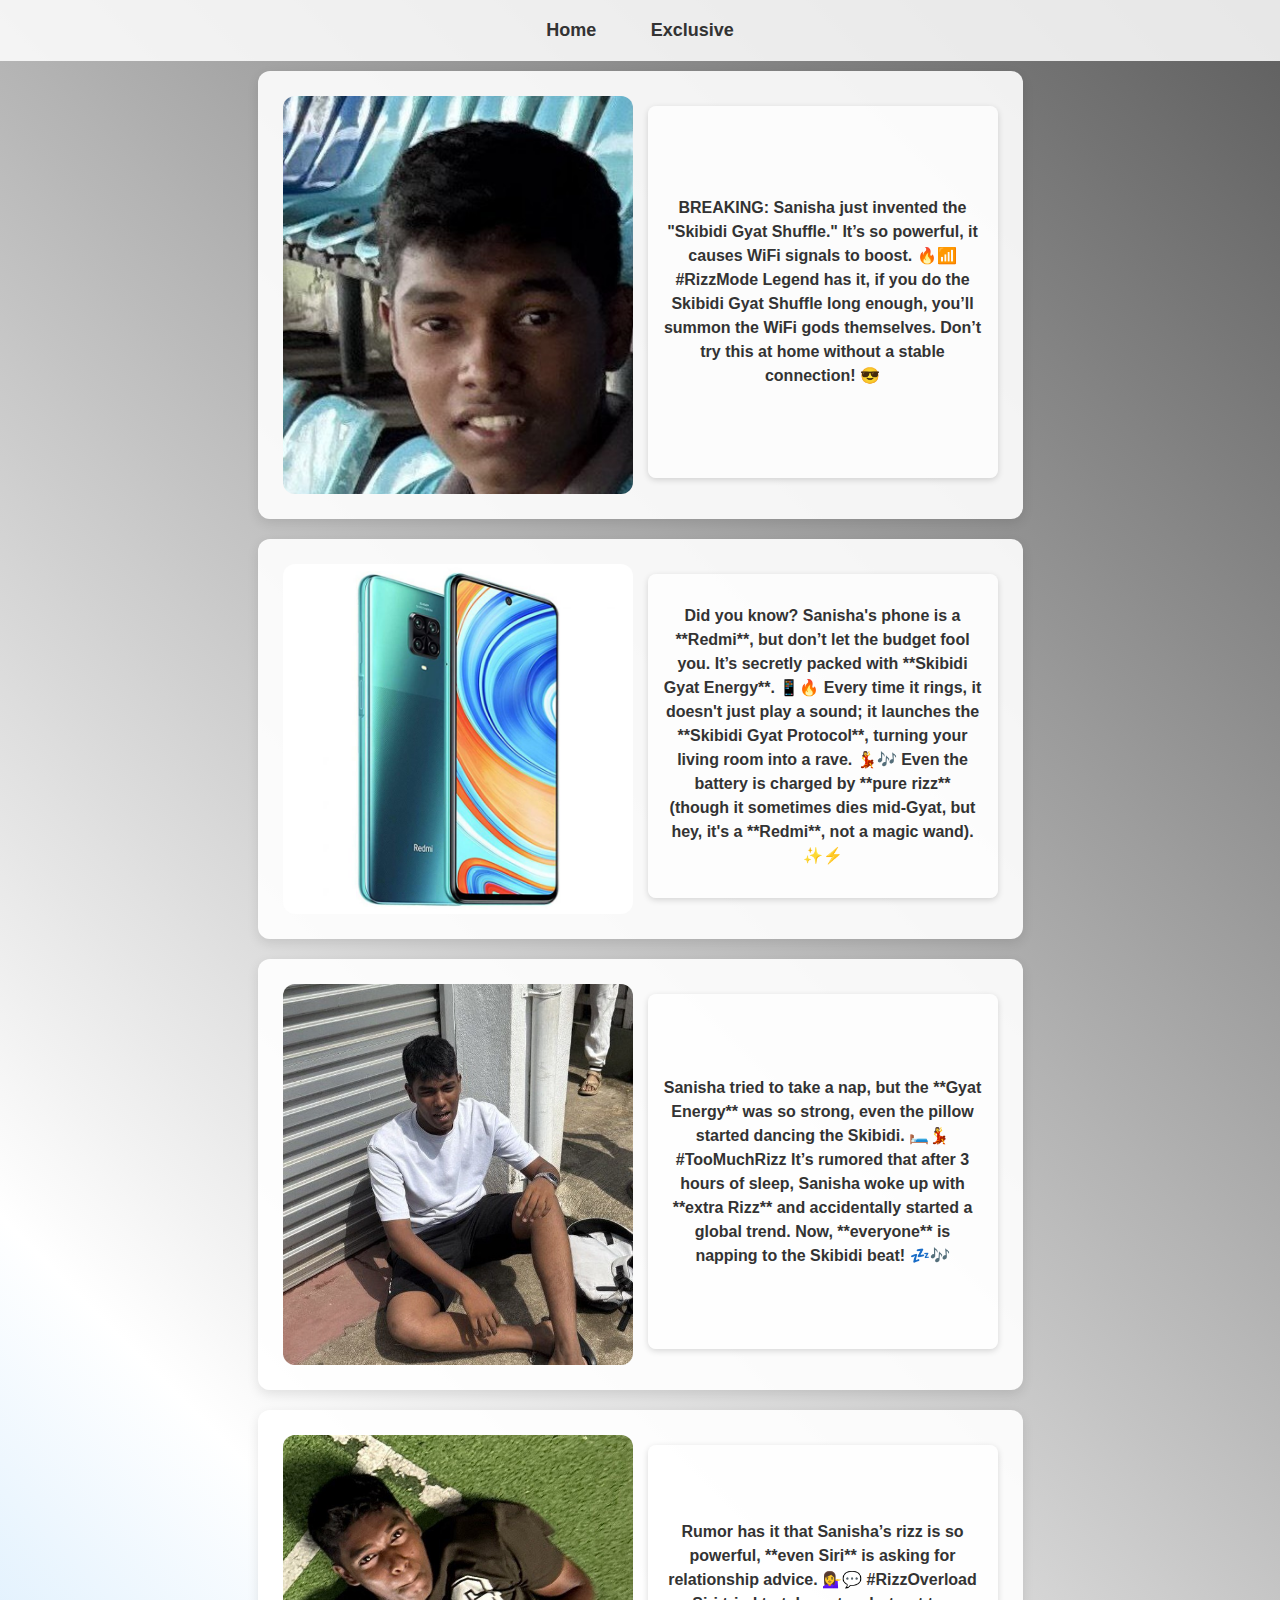
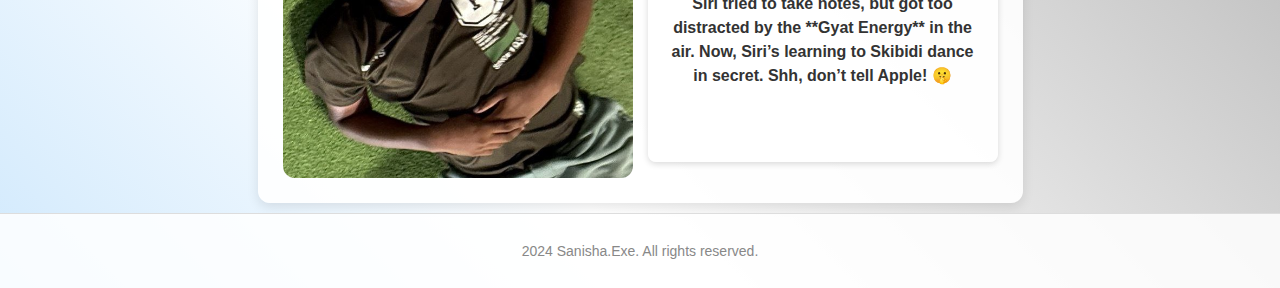
<file: index.html>
<!DOCTYPE html>
<html>
    <head>
        <title>Sanisha.Exe</title>
        <meta charset="UTF-8">
        <meta name="viewport" content="initial-scale=1.0,width=device-width">
        <link rel="stylesheet" href="assets/stylesheet.css">
        <script src="assets/script.js"></script>
    </head>
    <body>
        <div class="navigation">
            <a href="index.html">Home</a>
            <a href="assets/exclusive.html">Exclusive</a>
        </div>
        <div class="maincontent">
            <div class="containers" id="container1">
                <img src="assets/images/ahpic.jpg" alt="Image1">
                <p>BREAKING: Sanisha just invented the "Skibidi Gyat Shuffle." It’s so powerful, it causes WiFi signals to boost. 🔥📶 #RizzMode  
                    Legend has it, if you do the Skibidi Gyat Shuffle long enough, you’ll summon the WiFi gods themselves. Don’t try this at home without a stable connection! 😎</p>
            </div>
            <div class="containers" id="container2">
                <img src="assets/images/Phonejpg.jpg" alt="Image2">
                <p>Did you know? Sanisha's phone is a **Redmi**, but don’t let the budget fool you. It’s secretly packed with **Skibidi Gyat Energy**. 📱🔥  
                    Every time it rings, it doesn't just play a sound; it launches the **Skibidi Gyat Protocol**, turning your living room into a rave. 💃🎶  
                    Even the battery is charged by **pure rizz** (though it sometimes dies mid-Gyat, but hey, it's a **Redmi**, not a magic wand). ✨⚡</p>
            </div>
            
            <div class="containers" id="container3">
                <img src="assets/images/homeless.jpg" alt="Image1">
                <p>Sanisha tried to take a nap, but the **Gyat Energy** was so strong, even the pillow started dancing the Skibidi. 🛏️💃 #TooMuchRizz  
                    It’s rumored that after 3 hours of sleep, Sanisha woke up with **extra Rizz** and accidentally started a global trend. Now, **everyone** is napping to the Skibidi beat! 💤🎶</p>
            </div>
            <div class="containers" id="container4">
                <img src="assets/images/rugbyboi.jpg" alt="Image1">
                <p>Rumor has it that Sanisha’s rizz is so powerful, **even Siri** is asking for relationship advice. 💁‍♀️💬 #RizzOverload  
                    Siri tried to take notes, but got too distracted by the **Gyat Energy** in the air. Now, Siri’s learning to Skibidi dance in secret. Shh, don’t tell Apple! 🤫</p>
            </div>
        </div>
        
        
        
        <div class="footer">
            <p>2024 Sanisha.Exe. All rights reserved.</p>
        </div>
    </body>
</html>
</file>
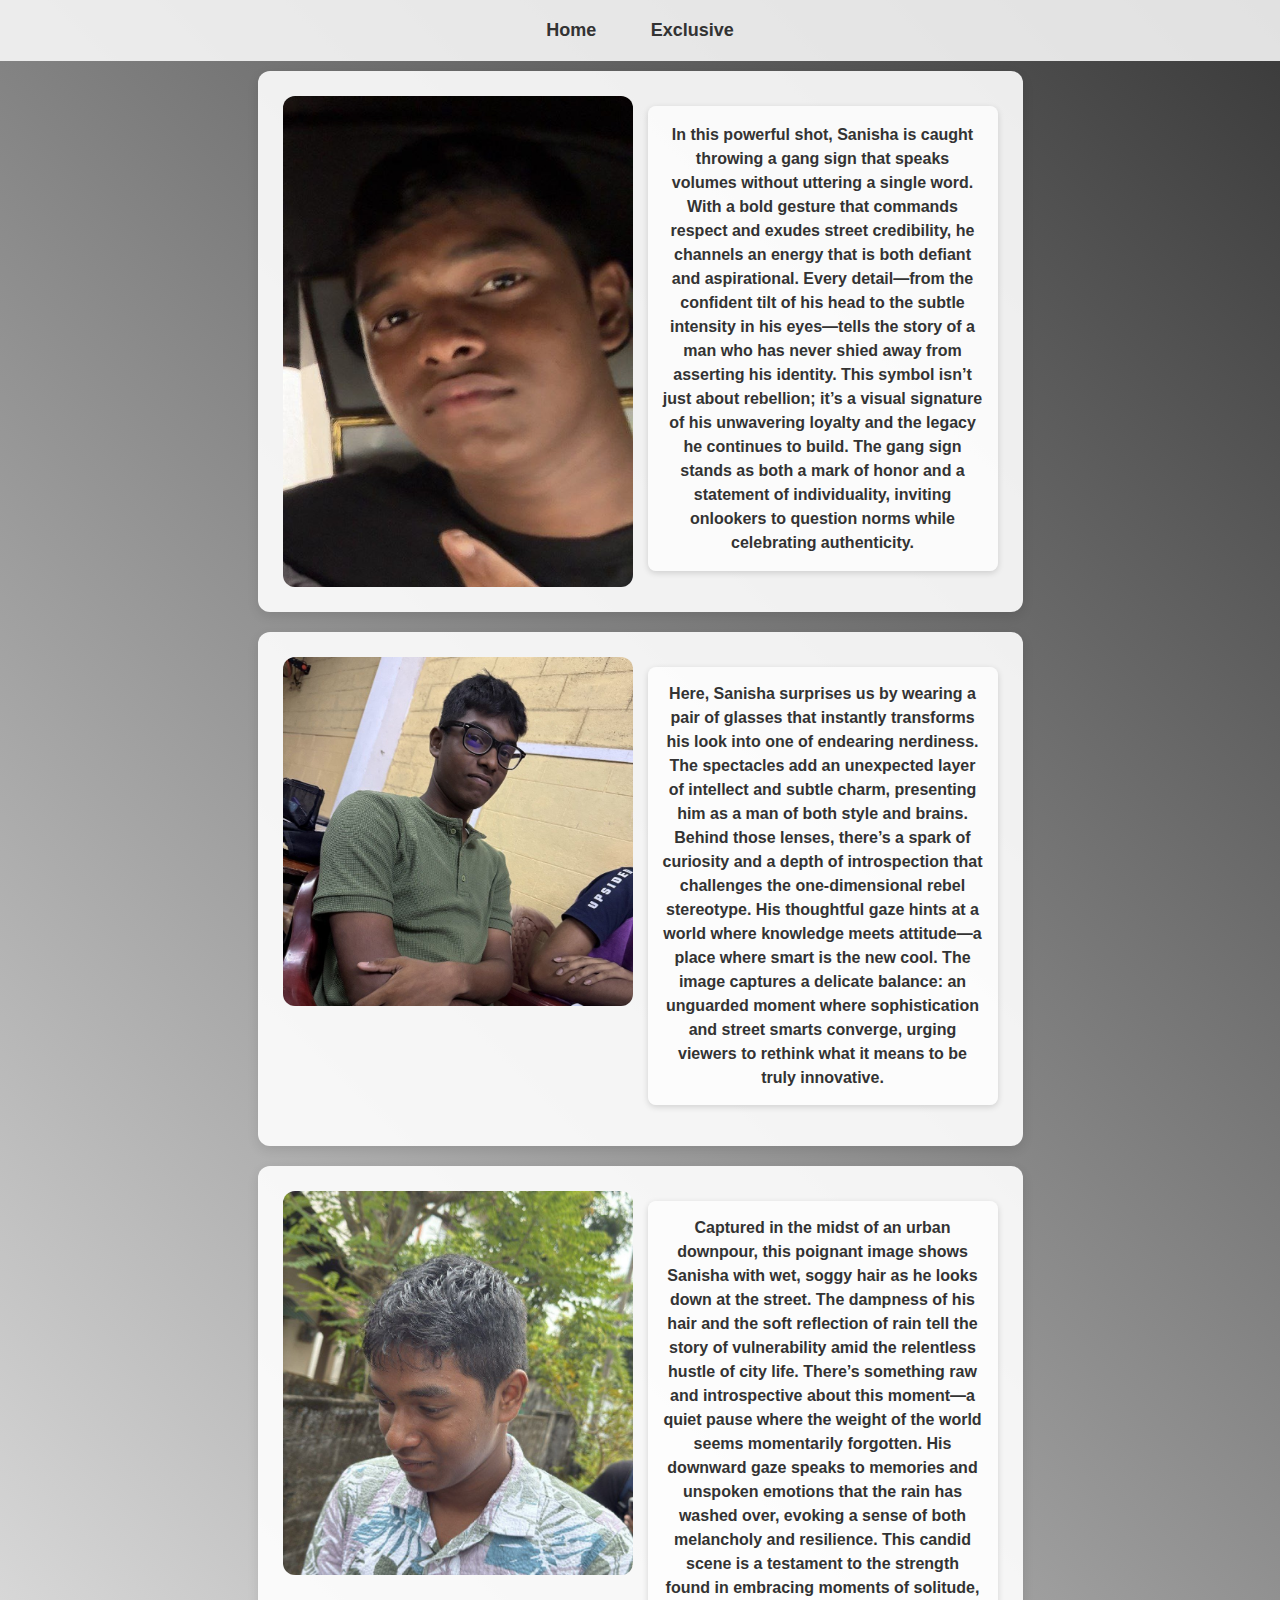
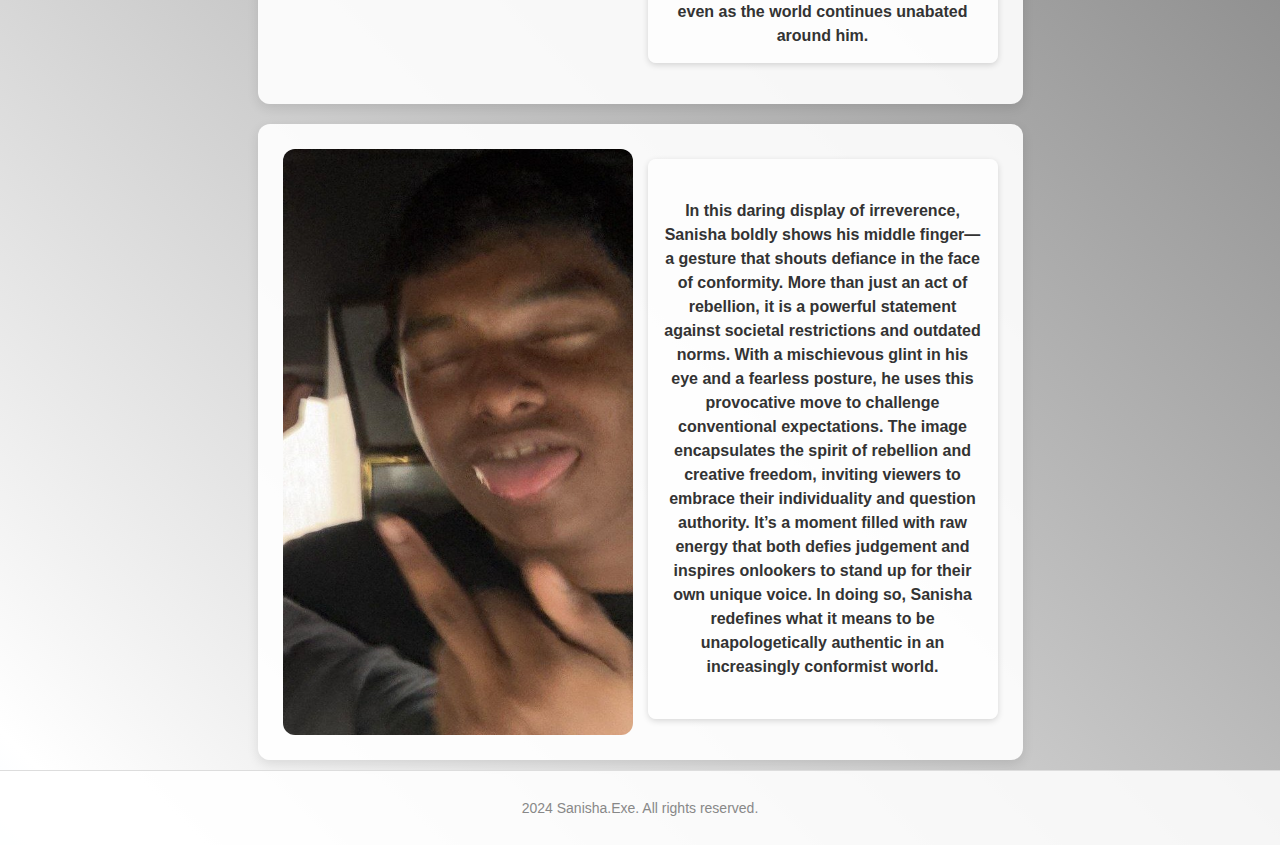
<file: assets/exclusive.html>
<!DOCTYPE html>
<html>
    <head>
        <title>Sanisha.Exe</title>
        <meta charset="UTF-8">
        <meta name="viewport" content="initial-scale=1.0, width=device-width">
        <link rel="stylesheet" href="stylesheet.css">
        <script src="script.js"></script>
    </head>
    <body>
        <div class="navigation">
            <a href="../index.html">Home</a>
            <a href="exclusive.html">Exclusive</a>
        </div>
        <div class="maincontent">
            <div class="containers" id="container1">
                <img src="images/gangsign.jpg" alt="Image1">
                <p>
                    In this powerful shot, Sanisha is caught throwing a gang sign that speaks volumes without uttering a single word. With a bold gesture that commands respect and exudes street credibility, he channels an energy that is both defiant and aspirational. Every detail—from the confident tilt of his head to the subtle intensity in his eyes—tells the story of a man who has never shied away from asserting his identity. This symbol isn’t just about rebellion; it’s a visual signature of his unwavering loyalty and the legacy he continues to build. The gang sign stands as both a mark of honor and a statement of individuality, inviting onlookers to question norms while celebrating authenticity.
                </p>
            </div>
            
            <div class="containers" id="container2">
                <img src="images/glassespic.jpg" alt="Image2">
                <p>
                    Here, Sanisha surprises us by wearing a pair of glasses that instantly transforms his look into one of endearing nerdiness. The spectacles add an unexpected layer of intellect and subtle charm, presenting him as a man of both style and brains. Behind those lenses, there’s a spark of curiosity and a depth of introspection that challenges the one-dimensional rebel stereotype. His thoughtful gaze hints at a world where knowledge meets attitude—a place where smart is the new cool. The image captures a delicate balance: an unguarded moment where sophistication and street smarts converge, urging viewers to rethink what it means to be truly innovative.
                </p>
            </div>
            
            <div class="containers" id="container3">
                <img src="images/lookingdown.jpg" alt="Image3">
                <p>
                    Captured in the midst of an urban downpour, this poignant image shows Sanisha with wet, soggy hair as he looks down at the street. The dampness of his hair and the soft reflection of rain tell the story of vulnerability amid the relentless hustle of city life. There’s something raw and introspective about this moment—a quiet pause where the weight of the world seems momentarily forgotten. His downward gaze speaks to memories and unspoken emotions that the rain has washed over, evoking a sense of both melancholy and resilience. This candid scene is a testament to the strength found in embracing moments of solitude, even as the world continues unabated around him.
                </p>
            </div>
            
            <div class="containers" id="container4">
                <img src="images/midfinger.jpg" alt="Image4">
                <p>
                    In this daring display of irreverence, Sanisha boldly shows his middle finger—a gesture that shouts defiance in the face of conformity. More than just an act of rebellion, it is a powerful statement against societal restrictions and outdated norms. With a mischievous glint in his eye and a fearless posture, he uses this provocative move to challenge conventional expectations. The image encapsulates the spirit of rebellion and creative freedom, inviting viewers to embrace their individuality and question authority. It’s a moment filled with raw energy that both defies judgement and inspires onlookers to stand up for their own unique voice. In doing so, Sanisha redefines what it means to be unapologetically authentic in an increasingly conformist world.
                </p>
            </div>
        </div>
        
        <div class="footer">
            <p>2024 Sanisha.Exe. All rights reserved.</p>
        </div>
    </body>
</html>
</file>
<file: assets/stylesheet.css>
/* Universal Styles */
* {
    box-sizing: border-box;
    font-family: "Helvetica Neue", sans-serif;
}

body {
    scroll-behavior: smooth;
    scrollbar-width: none;
    overflow-y: scroll;
    overflow-x: hidden;
    -ms-overflow-style: none; /* Hides the scrollbar */
    /* Updated Rotating Gradient */
    background: linear-gradient(45deg, #F44336, #2196F3, #FFFFFF, #333333, #EEEEEE);
    background-size: 400% 400%;
    animation: gradientRotation 15s ease infinite;
    
    margin: 0;
    padding: 0;
    width: 100%;
}
::-webkit-scrollbar {
    width: 0px;
    background: transparent; /* Optional: ensures the track is hidden as well */
  }
/* Gradient Animation */
@keyframes gradientRotation {
    0% { background-position: 0% 50%; }
    50% { background-position: 100% 50%; }
    100% { background-position: 0% 50%; }
}

/* Navigation Styling */
.navigation {
    background-color: rgba(255, 255, 255, 0.85);
    width: 100% !important;
    padding: 20px 0;
    text-align: center;
    margin-bottom: 10px;
}

/* Navigation links */
.navigation a {
    text-decoration: none;
    color: #333;
    font-weight: bold;
    margin: 0 15px;
    font-size: 18px;
    border-radius: 12px;
    padding: 10px;
    transition: color 0.3s ease;
}

.navigation a:hover {
    color: #2196F3;
}

.navigation a:active {
    background-color: #9a9a9a;
}

/* Main Content */
.maincontent {
    display: flex;
    flex-direction: column;
    gap: 20px;
    margin: 0 auto;
}

/* Containers */
.containers {
    display: grid;
    grid-template-columns: 350px 350px;
    justify-content: center;
    justify-items: center;
    margin: 0 auto;
    border: none;
    border-radius: 12px;
    gap: 15px;
    padding: 25px;
    background-color: rgba(255, 255, 255, 0.9);
    box-shadow: 0 4px 12px rgba(0, 0, 0, 0.1);
}

.containers img {
    width: 350px;
    border: none;
    border-radius: 12px;
    height: auto;
}

.containers p {
    cursor: pointer;
    text-align: center;
    display: flex;
    align-items: center;
    justify-content: center;  /* Proper centering for flex content */
    font-size: 16px;
    line-height: 1.5;
    color: #333;
    font-weight: bold;
    background: rgba(255, 255, 255, 0.7);
    padding: 15px;
    border-radius: 8px;
    box-shadow: 0 2px 6px rgba(0, 0, 0, 0.15);
    margin-top: 10px;
    transition: background-color 0.3s ease, color 0.3s ease;
}

.containers p:hover {
    background-color: #5faff0;
    color: #fff;
}

.footer {
    background-color: rgba(255, 255, 255, 0.85);
    text-align: center;
    padding: 15px;
    margin-top: 10px;
    position: relative;
    bottom: 0;
    width: 100%;
    border-top: 1px solid #ddd;
    color: #888;
}

.footer p {
    font-size: 14px;
}

/* Media Queries */

/* For screens up to 768px (mobile and tablets) */
@media (max-width: 768px) {
    .maincontent {
        width: 100%;
        max-width: 340px;
        padding: 10px;
        margin: 0 auto;
    }
    .containers {
        grid-template-columns: 1fr;
        width: 100%;
        max-width: 340px;
        margin: 0 auto;
        padding: 25px;
        gap: 15px;
    }
    .containers img {
        width: 100%;
        max-width: 340px;
        height: auto;
    }
}

/* For the smallest screens (max-width: 320px) */
@media (max-width: 320px) {
    .maincontent {
        width: 90%;
        padding: 10px;
        margin: 0 auto;
    }
    .containers {
        max-width: 300px;
        padding: 10px;
        gap: 10px;
        margin: 0 auto;
    }
    .containers img {
        width: 100%;
        max-width: 220px;
    }
    .containers p {
        font-size: 14px;
        line-height: 1.4;
        padding: 10px;
    }
}
</file>
